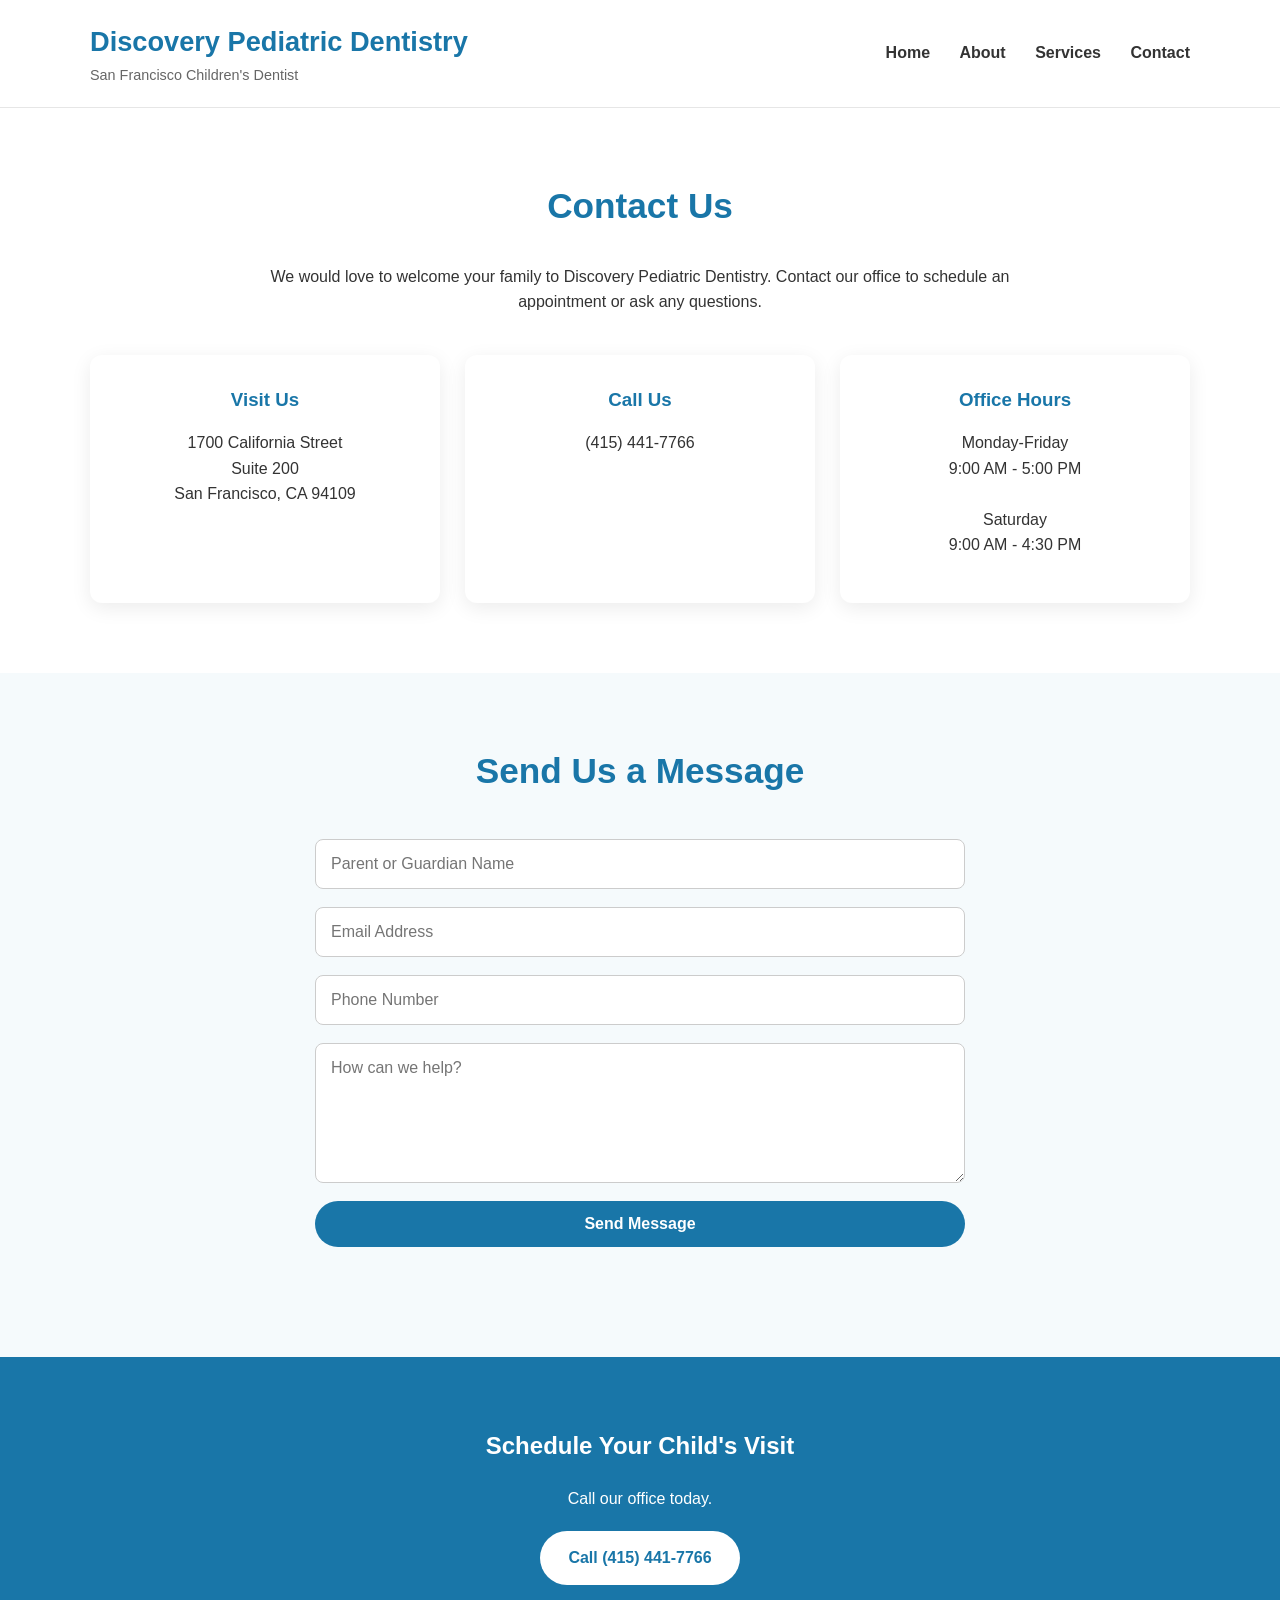
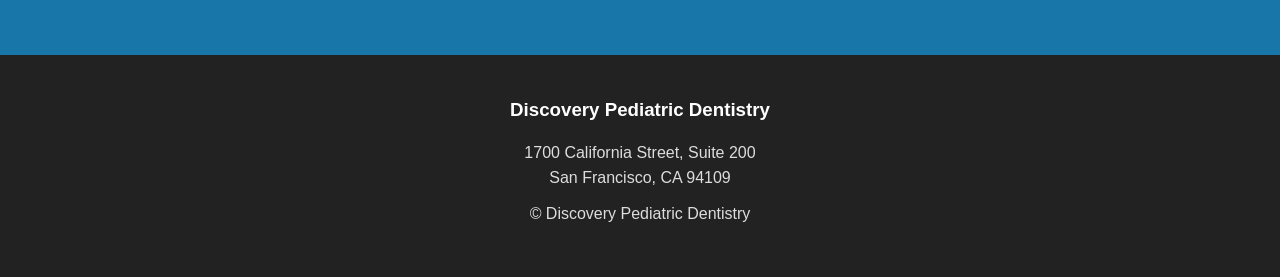
<file: contact.html>
<!DOCTYPE html>
<html lang="en-US">

<head>

    <meta charset="UTF-8">
    <meta name="viewport" content="width=device-width, initial-scale=1.0">

    <title>Contact | Discovery Pediatric Dentistry</title>

    <meta name="description" content="Contact Discovery Pediatric Dentistry in San Francisco to schedule your child's dental visit.">

    <link rel="stylesheet" href="css/style.css">

</head>


<body>


<header>

    <div class="container nav-container">

        <div class="logo">

            <h1>
                Discovery Pediatric Dentistry
            </h1>

            <p>
                San Francisco Children's Dentist
            </p>

        </div>


        <nav>

            <a href="index.html">Home</a>

            <a href="index.html#about">About</a>

            <a href="index.html#services">Services</a>

            <a href="contact.html">Contact</a>

        </nav>

    </div>

</header>




<section class="section">

    <div class="container">


        <h2>
            Contact Us
        </h2>


        <p>
            We would love to welcome your family to Discovery Pediatric Dentistry.
            Contact our office to schedule an appointment or ask any questions.
        </p>



        <div class="cards">


            <div class="card">

                <h3>
                    Visit Us
                </h3>

                <p>
                    1700 California Street<br>
                    Suite 200<br>
                    San Francisco, CA 94109
                </p>

            </div>




            <div class="card">

                <h3>
                    Call Us
                </h3>

                <p>
                    (415) 441-7766
                </p>

            </div>




            <div class="card">

                <h3>
                    Office Hours
                </h3>

                <p>
                    Monday-Friday<br>
                    9:00 AM - 5:00 PM
                    <br><br>
                    Saturday<br>
                    9:00 AM - 4:30 PM
                </p>

            </div>


        </div>


    </div>

</section>





<section class="section light">


<div class="container">


<h2>
    Send Us a Message
</h2>


<form class="contact-form">


<input 
type="text" 
placeholder="Parent or Guardian Name"
required>



<input 
type="email" 
placeholder="Email Address"
required>



<input 
type="tel" 
placeholder="Phone Number"
>



<textarea 
placeholder="How can we help?"
rows="6">
</textarea>



<button class="button" type="submit">
Send Message
</button>


</form>


</div>


</section>






<section class="cta">

<div class="container">


<h2>
Schedule Your Child's Visit
</h2>


<p>
Call our office today.
</p>


<a class="button" href="tel:14154417766">
Call (415) 441-7766
</a>


</div>

</section>






<footer>

<div class="container">

<h3>
Discovery Pediatric Dentistry
</h3>


<p>
1700 California Street, Suite 200<br>
San Francisco, CA 94109
</p>


<p>
© Discovery Pediatric Dentistry
</p>


</div>

</footer>



<script src="js/script.js"></script>


</body>

</html>
</file>
<file: css/style.css>
* {
    box-sizing: border-box;
    margin: 0;
    padding: 0;
}

body {
    font-family: "Arial", "Helvetica", sans-serif;
    color: #333;
    line-height: 1.6;
    background: #ffffff;
}

.container {
    width: 90%;
    max-width: 1100px;
    margin: auto;
}


/* Header */

header {
    background: #ffffff;
    border-bottom: 1px solid #e6e6e6;
    padding: 20px 0;
}

.nav-container {
    display: flex;
    justify-content: space-between;
    align-items: center;
}

.logo h1 {
    color: #1976a8;
    font-size: 1.7rem;
}

.logo p {
    color: #666;
    font-size: .9rem;
}


nav a {
    text-decoration: none;
    color: #333;
    margin-left: 25px;
    font-weight: 600;
}

nav a:hover {
    color: #1976a8;
}



/* Hero */

.hero {
    min-height: 550px;
    display: flex;
    align-items: center;
    background:
    linear-gradient(
        rgba(0,0,0,.35),
        rgba(0,0,0,.35)
    ),
    url("../images/office.jpg");

    background-size: cover;
    background-position: center;
}


.hero-content {
    width: 90%;
    max-width: 1100px;
    margin:auto;
    color:white;
}


.hero h2 {
    font-size:3rem;
    max-width:650px;
    margin-bottom:20px;
}


.hero p {
    font-size:1.25rem;
    max-width:600px;
    margin-bottom:30px;
}



/* Buttons */

.button {
    display:inline-block;
    background:#1976a8;
    color:white;
    padding:14px 28px;
    border-radius:30px;
    text-decoration:none;
    font-weight:bold;
}


.button:hover {
    background:#125878;
}



/* Sections */

.section {
    padding:70px 0;
}


.section h2 {
    text-align:center;
    color:#1976a8;
    margin-bottom:30px;
    font-size:2.2rem;
}


.section p {
    max-width:800px;
    margin:15px auto;
    text-align:center;
}




.light {
    background:#f5fafc;
}



/* Service cards */

.cards {

    display:grid;
    grid-template-columns:repeat(3,1fr);
    gap:25px;
    margin-top:40px;

}


.card {

    background:white;
    padding:30px;
    border-radius:12px;
    box-shadow:0 5px 20px rgba(0,0,0,.08);
    text-align:center;

}


.card h3 {

    color:#1976a8;
    margin-bottom:15px;

}




/* Call to action */

.cta {

    background:#1976a8;
    color:white;
    padding:70px 0;
    text-align:center;

}


.cta h2 {
    margin-bottom:20px;
}


.cta .button {

    background:white;
    color:#1976a8;
    margin-top:20px;

}




/* Footer */

footer {

    background:#222;
    color:white;
    padding:40px 0;
    text-align:center;

}


footer h3 {
    margin-bottom:15px;
}


footer p {
    margin:10px 0;
    color:#ddd;
}





/* Mobile */

@media(max-width:768px){

    .nav-container {

        flex-direction:column;

    }


    nav {

        margin-top:20px;

    }


    nav a {

        margin:0 10px;

    }


    .hero h2 {

        font-size:2.2rem;

    }


    .cards {

        grid-template-columns:1fr;

    }

}




/* Contact Form */

.contact-form {

    max-width: 650px;
    margin: 40px auto;
    display: flex;
    flex-direction: column;
    gap: 18px;

}


.contact-form input,
.contact-form textarea {

    width: 100%;
    padding: 15px;
    border: 1px solid #ccc;
    border-radius: 8px;
    font-size: 1rem;
    font-family: inherit;

}


.contact-form textarea {

    resize: vertical;

}


.contact-form input:focus,
.contact-form textarea:focus {

    outline: none;
    border-color: #1976a8;
    box-shadow: 0 0 5px rgba(25,118,168,.25);

}


.contact-form button {

    border: none;
    cursor: pointer;
    font-size: 1rem;

}
</file>
